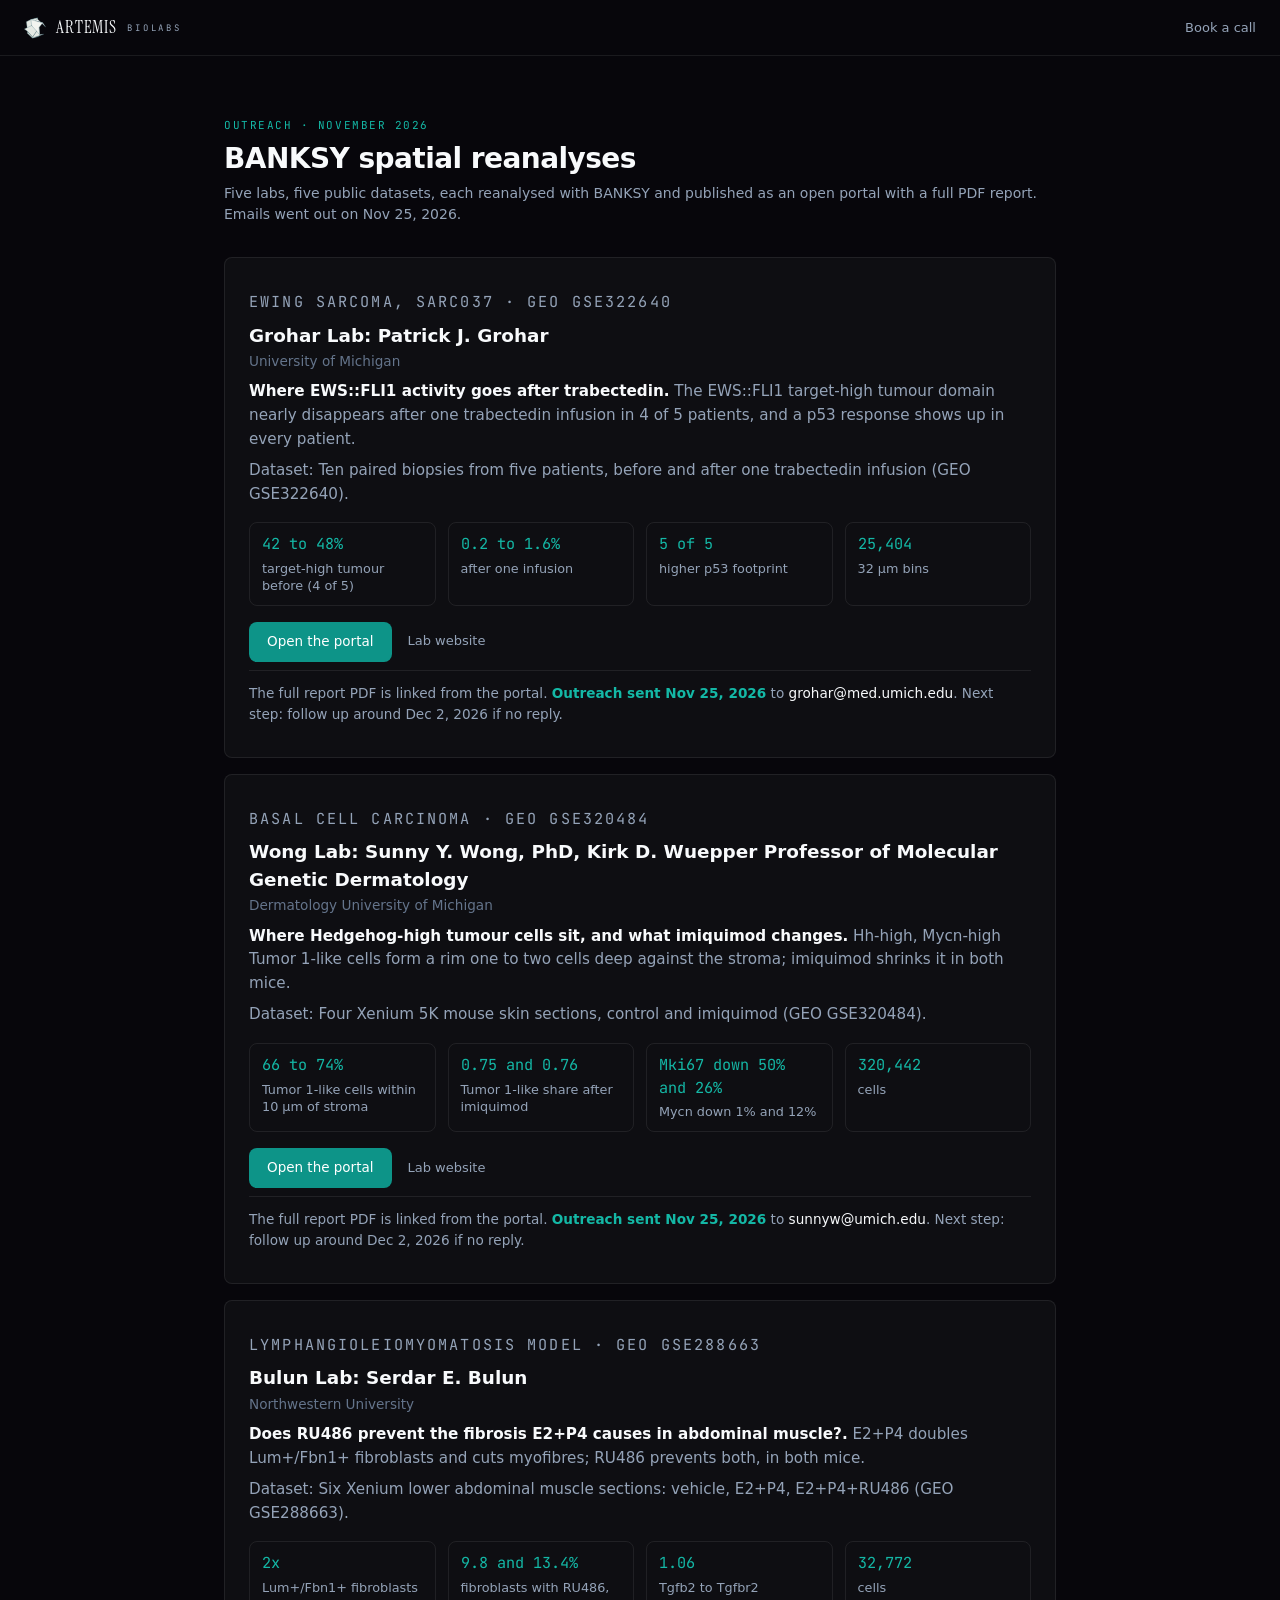
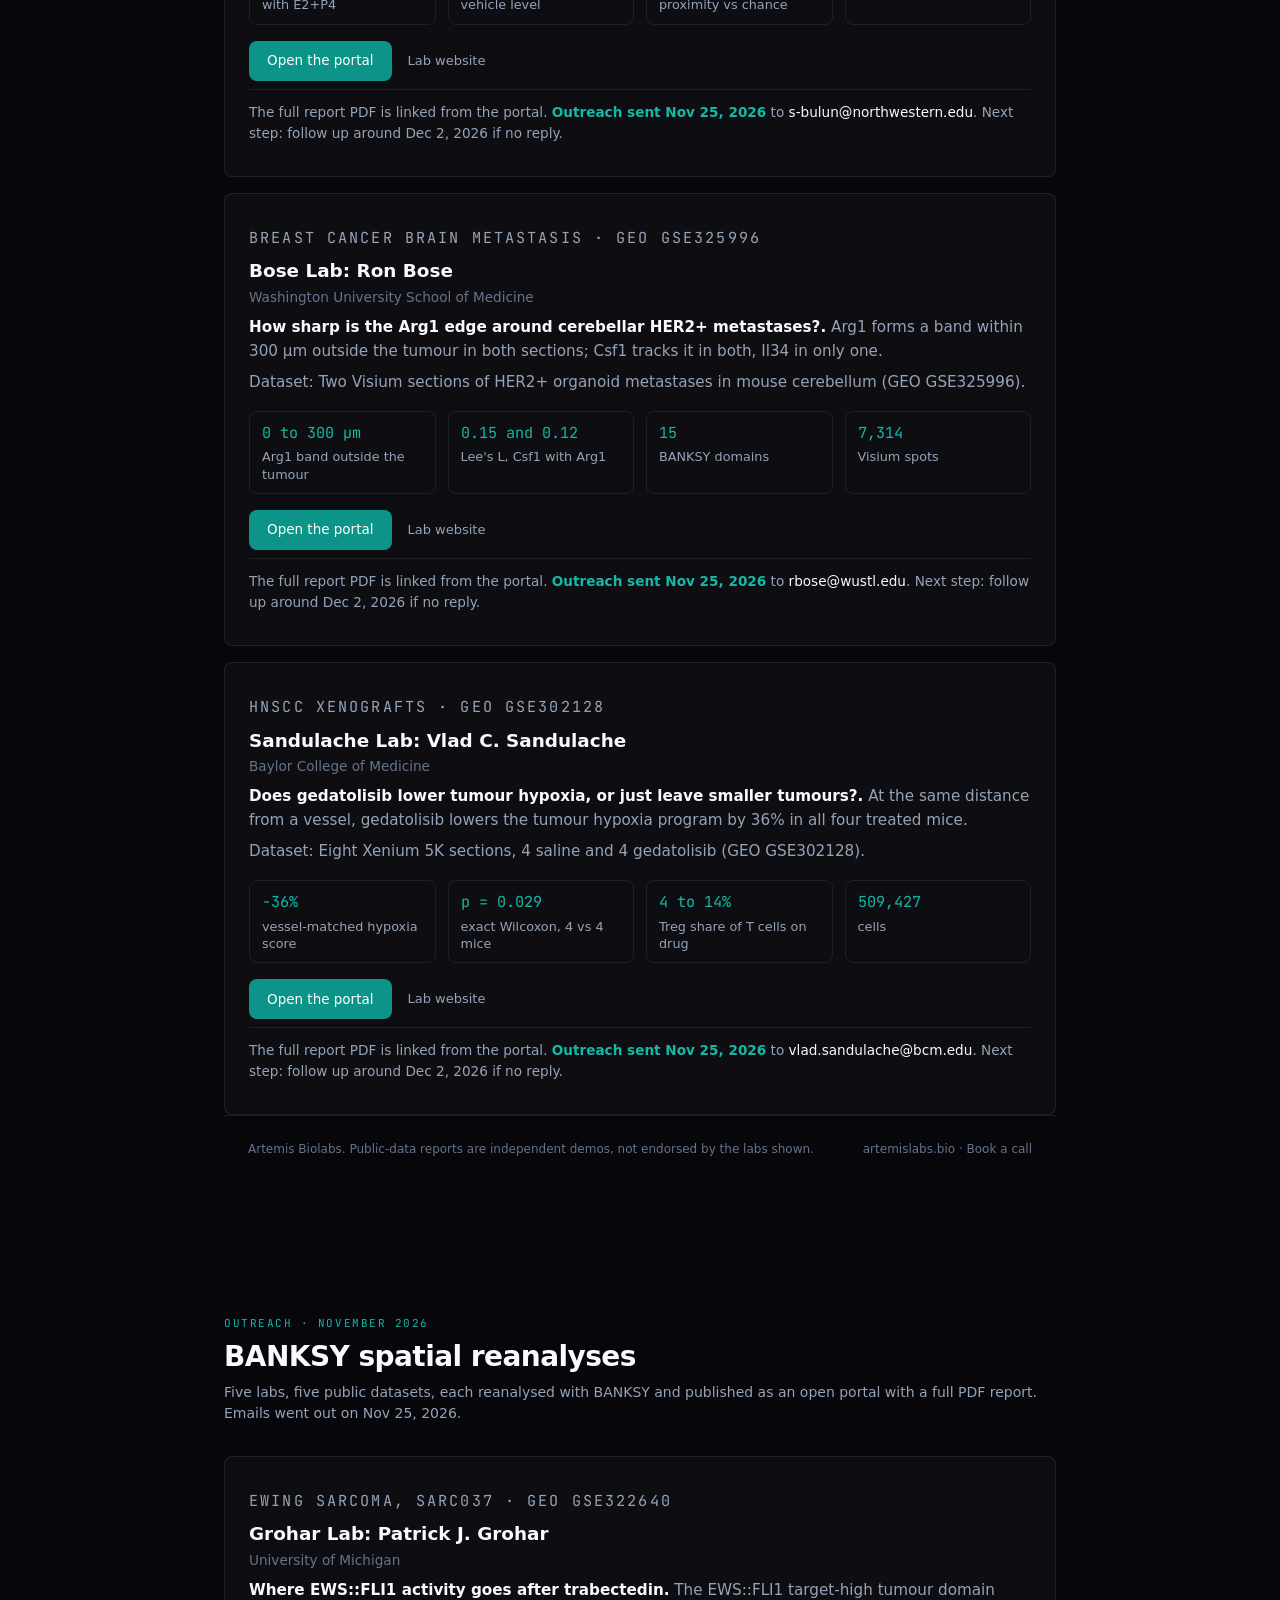
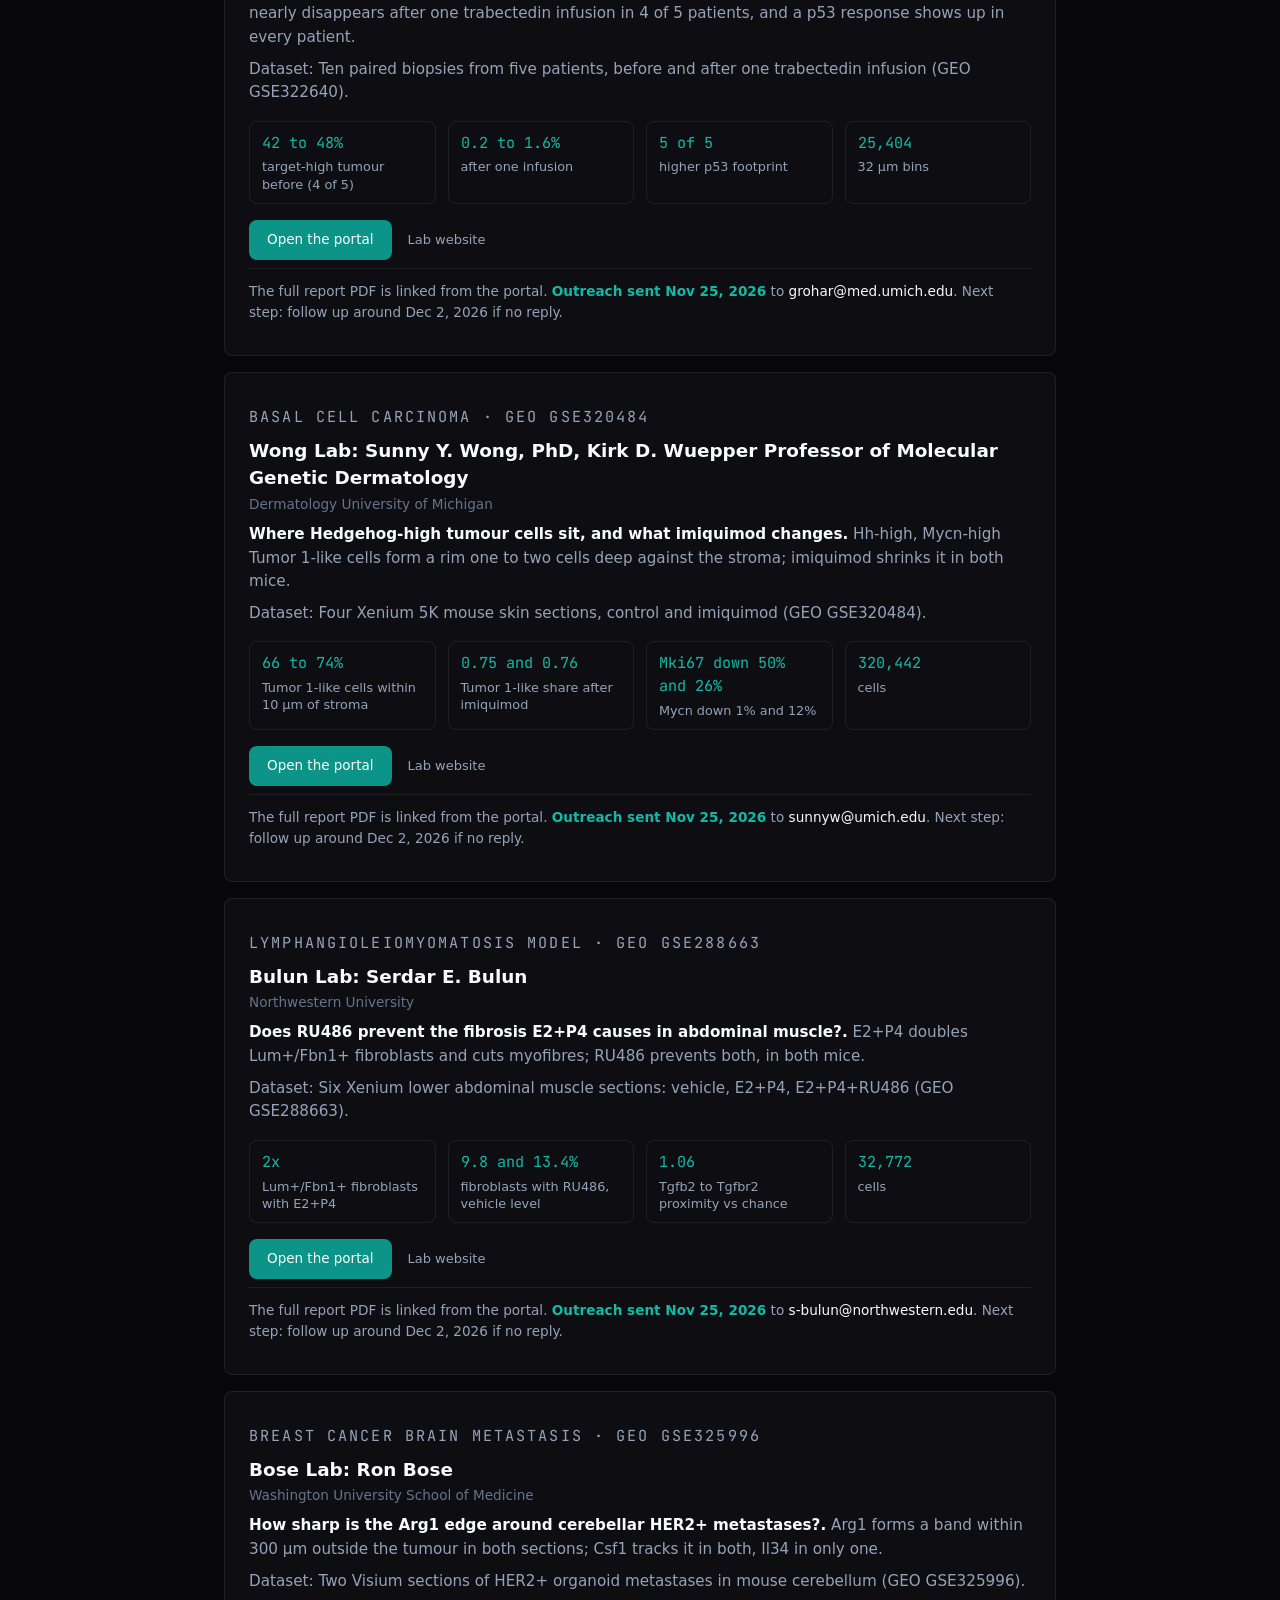
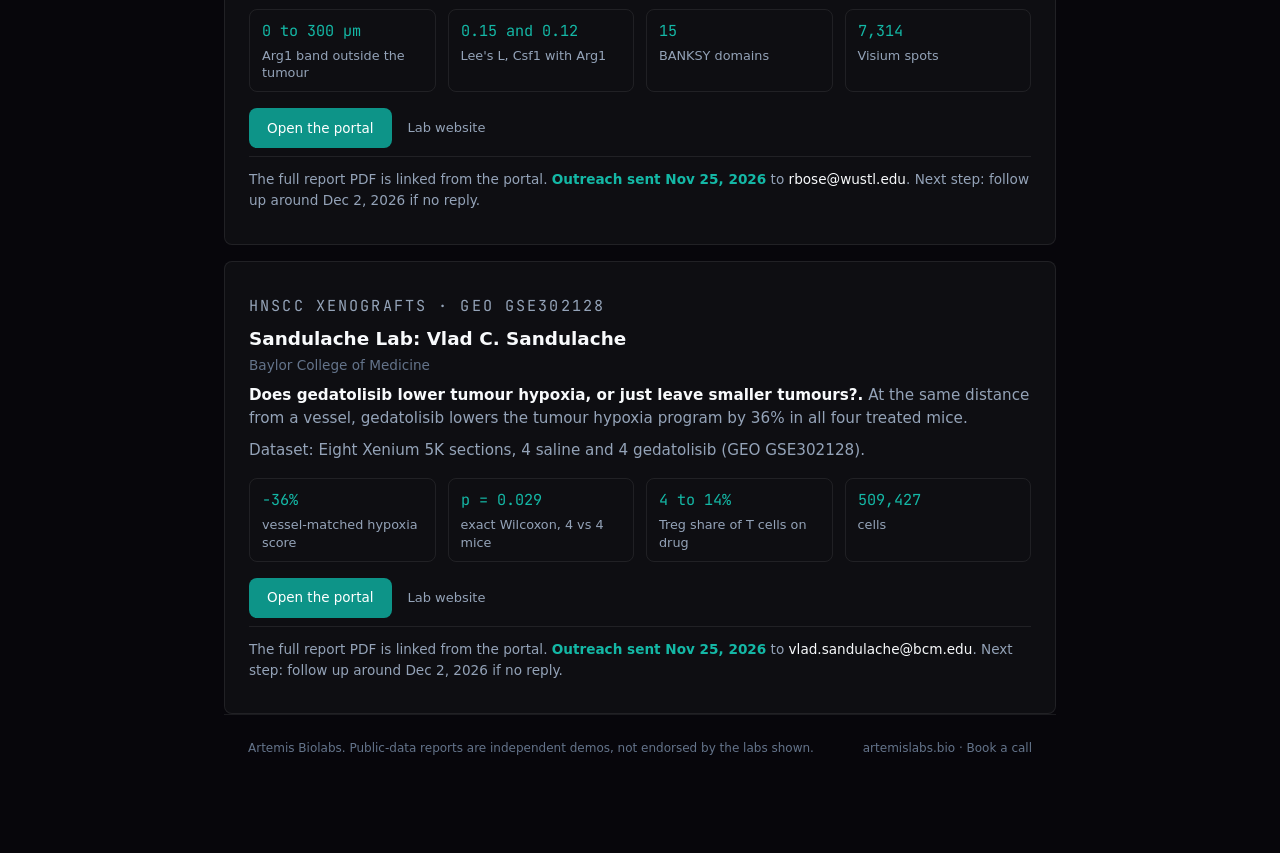
<file: outreach-banksy.html>
<!doctype html>
<html lang="en">
<head>
<meta charset="utf-8">
<meta name="viewport" content="width=device-width, initial-scale=1">
<title>Artemis Biolabs · BANKSY outreach, November 2026</title>
<meta name="description" content="Five BANKSY spatial reanalyses built from public data and sent to the labs on Nov 25, 2026.">
<meta name="robots" content="noindex">
<meta name="color-scheme" content="dark">
<meta name="theme-color" content="#07060b">
<link rel="icon" href="assets/marks/artemis_mark.svg" type="image/svg+xml">
<link rel="stylesheet" href="assets/app.css">
<style>
.olist{display:flex;flex-direction:column;gap:16px;margin-top:32px}
.ocard{background:var(--card);border:1px solid var(--line);border-radius:var(--r);padding:24px;transition:border-color .2s var(--ease)}
.ocard:hover{border-color:var(--line-h)}
.ocard h3{font-size:1.15rem;font-weight:600;color:var(--snow);margin:6px 0 2px}
.ocard p{color:var(--dim);line-height:1.55;margin:8px 0;font-size:.95rem}
.ocard p b{color:var(--snow);font-weight:600}
.ometa{font-size:.85rem!important;color:var(--faint)!important;margin-top:0!important}
.ostats{display:grid;grid-template-columns:repeat(auto-fit,minmax(150px,1fr));gap:12px;margin:16px 0}
.ostats div{border:1px solid var(--line);border-radius:var(--r);padding:10px 12px}
.ostats dt{font-family:var(--mono);color:var(--teal);font-size:.95rem}
.ostats dd{margin:4px 0 0;color:var(--dim);font-size:.8rem;line-height:1.35}
.octas{display:flex;gap:16px;align-items:center;flex-wrap:wrap}
.onote{border-top:1px solid var(--line);padding-top:12px;font-size:.85rem!important}
.onote b.ostat{color:var(--teal)!important}
.onote a{color:var(--snow)}
</style>
</head>
<body>
<a class="skip" href="#main">Skip to content</a>
<header class="top" id="top">
  <a class="brand" href="https://artemislabs.bio/" aria-label="Artemis Biolabs"><img src="assets/marks/artemis_mark.svg" alt="" width="22" height="22"><b>ARTEMIS</b><span>BIOLABS</span></a>
  <a class="toplink" href="https://calendly.com/d/d24k-njq-fcd/artemis-biolabs-reanalysis-pilot-scoping" target="_blank" rel="noopener">Book a call</a>
</header>
<main id="main" tabindex="-1">
  <section class="page">
    <div class="head"><p class="over">Outreach &middot; November 2026</p><h1>BANKSY spatial reanalyses</h1>
    <p class="sub">Five labs, five public datasets, each reanalysed with BANKSY and published as an open portal with a full PDF report. Emails went out on Nov 25, 2026.</p></div>
    <div class="olist">
<article class="ocard">
  <div class="t"><p class="over">Ewing sarcoma, SARC037 &middot; GEO GSE322640</p>
  <h3>Grohar Lab: Patrick J. Grohar</h3>
  <p class="ometa"><span>University of Michigan</span></p>
  <p><b>Where EWS::FLI1 activity goes after trabectedin.</b> The EWS::FLI1 target-high tumour domain nearly disappears after one trabectedin infusion in 4 of 5 patients, and a p53 response shows up in every patient.</p>
  <p style="color:var(--dim)">Dataset: Ten paired biopsies from five patients, before and after one trabectedin infusion (GEO GSE322640).</p>
  <dl class="ostats"><div><dt>42 to 48%</dt><dd>target-high tumour before (4 of 5)</dd></div><div><dt>0.2 to 1.6%</dt><dd>after one infusion</dd></div><div><dt>5 of 5</dt><dd>higher p53 footprint</dd></div><div><dt>25,404</dt><dd>32 µm bins</dd></div></dl>
  <p class="octas"><a class="btn" href="https://logan-9726-artemis-grohar-banksy.static.hf.space/" target="_blank" rel="noopener">Open the portal</a> <a class="lnk" href="https://www.groharlab.org/" target="_blank" rel="noopener">Lab website</a></p>
  <p class="onote">The full report PDF is linked from the portal. <b class="ostat">Outreach sent Nov 25, 2026</b> to <a href="mailto:grohar@med.umich.edu">grohar@med.umich.edu</a>. Next step: follow up around Dec 2, 2026 if no reply.</p></div>
</article>
<article class="ocard">
  <div class="t"><p class="over">Basal cell carcinoma &middot; GEO GSE320484</p>
  <h3>Wong Lab: Sunny Y. Wong, PhD, Kirk D. Wuepper Professor of Molecular Genetic Dermatology</h3>
  <p class="ometa"><span>Dermatology</span> <span>University of Michigan</span></p>
  <p><b>Where Hedgehog-high tumour cells sit, and what imiquimod changes.</b> Hh-high, Mycn-high Tumor 1-like cells form a rim one to two cells deep against the stroma; imiquimod shrinks it in both mice.</p>
  <p style="color:var(--dim)">Dataset: Four Xenium 5K mouse skin sections, control and imiquimod (GEO GSE320484).</p>
  <dl class="ostats"><div><dt>66 to 74%</dt><dd>Tumor 1-like cells within 10 µm of stroma</dd></div><div><dt>0.75 and 0.76</dt><dd>Tumor 1-like share after imiquimod</dd></div><div><dt>Mki67 down 50% and 26%</dt><dd>Mycn down 1% and 12%</dd></div><div><dt>320,442</dt><dd>cells</dd></div></dl>
  <p class="octas"><a class="btn" href="https://logan-9726-artemis-wong-banksy.static.hf.space/" target="_blank" rel="noopener">Open the portal</a> <a class="lnk" href="https://skinlab1.com/" target="_blank" rel="noopener">Lab website</a></p>
  <p class="onote">The full report PDF is linked from the portal. <b class="ostat">Outreach sent Nov 25, 2026</b> to <a href="mailto:sunnyw@umich.edu">sunnyw@umich.edu</a>. Next step: follow up around Dec 2, 2026 if no reply.</p></div>
</article>
<article class="ocard">
  <div class="t"><p class="over">Lymphangioleiomyomatosis model &middot; GEO GSE288663</p>
  <h3>Bulun Lab: Serdar E. Bulun</h3>
  <p class="ometa"><span>Northwestern University</span></p>
  <p><b>Does RU486 prevent the fibrosis E2+P4 causes in abdominal muscle?.</b> E2+P4 doubles Lum+/Fbn1+ fibroblasts and cuts myofibres; RU486 prevents both, in both mice.</p>
  <p style="color:var(--dim)">Dataset: Six Xenium lower abdominal muscle sections: vehicle, E2+P4, E2+P4+RU486 (GEO GSE288663).</p>
  <dl class="ostats"><div><dt>2x</dt><dd>Lum+/Fbn1+ fibroblasts with E2+P4</dd></div><div><dt>9.8 and 13.4%</dt><dd>fibroblasts with RU486, vehicle level</dd></div><div><dt>1.06</dt><dd>Tgfb2 to Tgfbr2 proximity vs chance</dd></div><div><dt>32,772</dt><dd>cells</dd></div></dl>
  <p class="octas"><a class="btn" href="https://logan-9726-artemis-bulun-banksy.static.hf.space/" target="_blank" rel="noopener">Open the portal</a> <a class="lnk" href="https://www.feinberg.northwestern.edu/sites/obgyn/research/basic-science-research/bulun/index.html" target="_blank" rel="noopener">Lab website</a></p>
  <p class="onote">The full report PDF is linked from the portal. <b class="ostat">Outreach sent Nov 25, 2026</b> to <a href="mailto:s-bulun@northwestern.edu">s-bulun@northwestern.edu</a>. Next step: follow up around Dec 2, 2026 if no reply.</p></div>
</article>
<article class="ocard">
  <div class="t"><p class="over">Breast cancer brain metastasis &middot; GEO GSE325996</p>
  <h3>Bose Lab: Ron Bose</h3>
  <p class="ometa"><span>Washington University School of Medicine</span></p>
  <p><b>How sharp is the Arg1 edge around cerebellar HER2+ metastases?.</b> Arg1 forms a band within 300 µm outside the tumour in both sections; Csf1 tracks it in both, Il34 in only one.</p>
  <p style="color:var(--dim)">Dataset: Two Visium sections of HER2+ organoid metastases in mouse cerebellum (GEO GSE325996).</p>
  <dl class="ostats"><div><dt>0 to 300 µm</dt><dd>Arg1 band outside the tumour</dd></div><div><dt>0.15 and 0.12</dt><dd>Lee&#x27;s L, Csf1 with Arg1</dd></div><div><dt>15</dt><dd>BANKSY domains</dd></div><div><dt>7,314</dt><dd>Visium spots</dd></div></dl>
  <p class="octas"><a class="btn" href="https://logan-9726-artemis-bose-banksy.static.hf.space/" target="_blank" rel="noopener">Open the portal</a> <a class="lnk" href="https://ronboselab.org/" target="_blank" rel="noopener">Lab website</a></p>
  <p class="onote">The full report PDF is linked from the portal. <b class="ostat">Outreach sent Nov 25, 2026</b> to <a href="mailto:rbose@wustl.edu">rbose@wustl.edu</a>. Next step: follow up around Dec 2, 2026 if no reply.</p></div>
</article>
<article class="ocard">
  <div class="t"><p class="over">HNSCC xenografts &middot; GEO GSE302128</p>
  <h3>Sandulache Lab: Vlad C. Sandulache</h3>
  <p class="ometa"><span>Baylor College of Medicine</span></p>
  <p><b>Does gedatolisib lower tumour hypoxia, or just leave smaller tumours?.</b> At the same distance from a vessel, gedatolisib lowers the tumour hypoxia program by 36% in all four treated mice.</p>
  <p style="color:var(--dim)">Dataset: Eight Xenium 5K sections, 4 saline and 4 gedatolisib (GEO GSE302128).</p>
  <dl class="ostats"><div><dt>−36%</dt><dd>vessel-matched hypoxia score</dd></div><div><dt>p = 0.029</dt><dd>exact Wilcoxon, 4 vs 4 mice</dd></div><div><dt>4 to 14%</dt><dd>Treg share of T cells on drug</dd></div><div><dt>509,427</dt><dd>cells</dd></div></dl>
  <p class="octas"><a class="btn" href="https://logan-9726-artemis-sandulache-banksy.static.hf.space/" target="_blank" rel="noopener">Open the portal</a> <a class="lnk" href="https://www.bcm.edu/people-search/vlad-sandulache-30060" target="_blank" rel="noopener">Lab website</a></p>
  <p class="onote">The full report PDF is linked from the portal. <b class="ostat">Outreach sent Nov 25, 2026</b> to <a href="mailto:vlad.sandulache@bcm.edu">vlad.sandulache@bcm.edu</a>. Next step: follow up around Dec 2, 2026 if no reply.</p></div>
</article>
    </div>
    <footer class="foot"><span>Artemis Biolabs. Public-data reports are independent demos, not endorsed by the labs shown.</span><span><a href="https://artemislabs.bio/" target="_blank" rel="noopener">artemislabs.bio</a> · <a href="https://calendly.com/d/d24k-njq-fcd/artemis-biolabs-reanalysis-pilot-scoping" target="_blank" rel="noopener">Book a call</a></span></footer>
  </section>
</main>
</body>
</html>
<main id="main" tabindex="-1">
  <section class="page">
    <div class="head"><p class="over">Outreach &middot; November 2026</p><h1>BANKSY spatial reanalyses</h1>
    <p class="sub">Five labs, five public datasets, each reanalysed with BANKSY and published as an open portal with a full PDF report. Emails went out on Nov 25, 2026.</p></div>
    <div class="olist">
<article class="ocard">
  <div class="t"><p class="over">Ewing sarcoma, SARC037 &middot; GEO GSE322640</p>
  <h3>Grohar Lab: Patrick J. Grohar</h3>
  <p class="ometa"><span>University of Michigan</span></p>
  <p><b>Where EWS::FLI1 activity goes after trabectedin.</b> The EWS::FLI1 target-high tumour domain nearly disappears after one trabectedin infusion in 4 of 5 patients, and a p53 response shows up in every patient.</p>
  <p style="color:var(--dim)">Dataset: Ten paired biopsies from five patients, before and after one trabectedin infusion (GEO GSE322640).</p>
  <dl class="ostats"><div><dt>42 to 48%</dt><dd>target-high tumour before (4 of 5)</dd></div><div><dt>0.2 to 1.6%</dt><dd>after one infusion</dd></div><div><dt>5 of 5</dt><dd>higher p53 footprint</dd></div><div><dt>25,404</dt><dd>32 µm bins</dd></div></dl>
  <p class="octas"><a class="btn" href="https://logan-9726-artemis-grohar-banksy.static.hf.space/" target="_blank" rel="noopener">Open the portal</a> <a class="lnk" href="https://www.groharlab.org/" target="_blank" rel="noopener">Lab website</a></p>
  <p class="onote">The full report PDF is linked from the portal. <b class="ostat">Outreach sent Nov 25, 2026</b> to <a href="mailto:grohar@med.umich.edu">grohar@med.umich.edu</a>. Next step: follow up around Dec 2, 2026 if no reply.</p></div>
</article>
<article class="ocard">
  <div class="t"><p class="over">Basal cell carcinoma &middot; GEO GSE320484</p>
  <h3>Wong Lab: Sunny Y. Wong, PhD, Kirk D. Wuepper Professor of Molecular Genetic Dermatology</h3>
  <p class="ometa"><span>Dermatology</span> <span>University of Michigan</span></p>
  <p><b>Where Hedgehog-high tumour cells sit, and what imiquimod changes.</b> Hh-high, Mycn-high Tumor 1-like cells form a rim one to two cells deep against the stroma; imiquimod shrinks it in both mice.</p>
  <p style="color:var(--dim)">Dataset: Four Xenium 5K mouse skin sections, control and imiquimod (GEO GSE320484).</p>
  <dl class="ostats"><div><dt>66 to 74%</dt><dd>Tumor 1-like cells within 10 µm of stroma</dd></div><div><dt>0.75 and 0.76</dt><dd>Tumor 1-like share after imiquimod</dd></div><div><dt>Mki67 down 50% and 26%</dt><dd>Mycn down 1% and 12%</dd></div><div><dt>320,442</dt><dd>cells</dd></div></dl>
  <p class="octas"><a class="btn" href="https://logan-9726-artemis-wong-banksy.static.hf.space/" target="_blank" rel="noopener">Open the portal</a> <a class="lnk" href="https://skinlab1.com/" target="_blank" rel="noopener">Lab website</a></p>
  <p class="onote">The full report PDF is linked from the portal. <b class="ostat">Outreach sent Nov 25, 2026</b> to <a href="mailto:sunnyw@umich.edu">sunnyw@umich.edu</a>. Next step: follow up around Dec 2, 2026 if no reply.</p></div>
</article>
<article class="ocard">
  <div class="t"><p class="over">Lymphangioleiomyomatosis model &middot; GEO GSE288663</p>
  <h3>Bulun Lab: Serdar E. Bulun</h3>
  <p class="ometa"><span>Northwestern University</span></p>
  <p><b>Does RU486 prevent the fibrosis E2+P4 causes in abdominal muscle?.</b> E2+P4 doubles Lum+/Fbn1+ fibroblasts and cuts myofibres; RU486 prevents both, in both mice.</p>
  <p style="color:var(--dim)">Dataset: Six Xenium lower abdominal muscle sections: vehicle, E2+P4, E2+P4+RU486 (GEO GSE288663).</p>
  <dl class="ostats"><div><dt>2x</dt><dd>Lum+/Fbn1+ fibroblasts with E2+P4</dd></div><div><dt>9.8 and 13.4%</dt><dd>fibroblasts with RU486, vehicle level</dd></div><div><dt>1.06</dt><dd>Tgfb2 to Tgfbr2 proximity vs chance</dd></div><div><dt>32,772</dt><dd>cells</dd></div></dl>
  <p class="octas"><a class="btn" href="https://logan-9726-artemis-bulun-banksy.static.hf.space/" target="_blank" rel="noopener">Open the portal</a> <a class="lnk" href="https://www.feinberg.northwestern.edu/sites/obgyn/research/basic-science-research/bulun/index.html" target="_blank" rel="noopener">Lab website</a></p>
  <p class="onote">The full report PDF is linked from the portal. <b class="ostat">Outreach sent Nov 25, 2026</b> to <a href="mailto:s-bulun@northwestern.edu">s-bulun@northwestern.edu</a>. Next step: follow up around Dec 2, 2026 if no reply.</p></div>
</article>
<article class="ocard">
  <div class="t"><p class="over">Breast cancer brain metastasis &middot; GEO GSE325996</p>
  <h3>Bose Lab: Ron Bose</h3>
  <p class="ometa"><span>Washington University School of Medicine</span></p>
  <p><b>How sharp is the Arg1 edge around cerebellar HER2+ metastases?.</b> Arg1 forms a band within 300 µm outside the tumour in both sections; Csf1 tracks it in both, Il34 in only one.</p>
  <p style="color:var(--dim)">Dataset: Two Visium sections of HER2+ organoid metastases in mouse cerebellum (GEO GSE325996).</p>
  <dl class="ostats"><div><dt>0 to 300 µm</dt><dd>Arg1 band outside the tumour</dd></div><div><dt>0.15 and 0.12</dt><dd>Lee&#x27;s L, Csf1 with Arg1</dd></div><div><dt>15</dt><dd>BANKSY domains</dd></div><div><dt>7,314</dt><dd>Visium spots</dd></div></dl>
  <p class="octas"><a class="btn" href="https://logan-9726-artemis-bose-banksy.static.hf.space/" target="_blank" rel="noopener">Open the portal</a> <a class="lnk" href="https://ronboselab.org/" target="_blank" rel="noopener">Lab website</a></p>
  <p class="onote">The full report PDF is linked from the portal. <b class="ostat">Outreach sent Nov 25, 2026</b> to <a href="mailto:rbose@wustl.edu">rbose@wustl.edu</a>. Next step: follow up around Dec 2, 2026 if no reply.</p></div>
</article>
<article class="ocard">
  <div class="t"><p class="over">HNSCC xenografts &middot; GEO GSE302128</p>
  <h3>Sandulache Lab: Vlad C. Sandulache</h3>
  <p class="ometa"><span>Baylor College of Medicine</span></p>
  <p><b>Does gedatolisib lower tumour hypoxia, or just leave smaller tumours?.</b> At the same distance from a vessel, gedatolisib lowers the tumour hypoxia program by 36% in all four treated mice.</p>
  <p style="color:var(--dim)">Dataset: Eight Xenium 5K sections, 4 saline and 4 gedatolisib (GEO GSE302128).</p>
  <dl class="ostats"><div><dt>−36%</dt><dd>vessel-matched hypoxia score</dd></div><div><dt>p = 0.029</dt><dd>exact Wilcoxon, 4 vs 4 mice</dd></div><div><dt>4 to 14%</dt><dd>Treg share of T cells on drug</dd></div><div><dt>509,427</dt><dd>cells</dd></div></dl>
  <p class="octas"><a class="btn" href="https://logan-9726-artemis-sandulache-banksy.static.hf.space/" target="_blank" rel="noopener">Open the portal</a> <a class="lnk" href="https://www.bcm.edu/people-search/vlad-sandulache-30060" target="_blank" rel="noopener">Lab website</a></p>
  <p class="onote">The full report PDF is linked from the portal. <b class="ostat">Outreach sent Nov 25, 2026</b> to <a href="mailto:vlad.sandulache@bcm.edu">vlad.sandulache@bcm.edu</a>. Next step: follow up around Dec 2, 2026 if no reply.</p></div>
</article>
    </div>
    <footer class="foot"><span>Artemis Biolabs. Public-data reports are independent demos, not endorsed by the labs shown.</span><span><a href="https://artemislabs.bio/" target="_blank" rel="noopener">artemislabs.bio</a> · <a href="https://calendar.app.google/Gcn7m6neU3P3ktQA8" target="_blank" rel="noopener">Book a call</a></span></footer>
  </section>
</main>
</body>
</html>
</file>
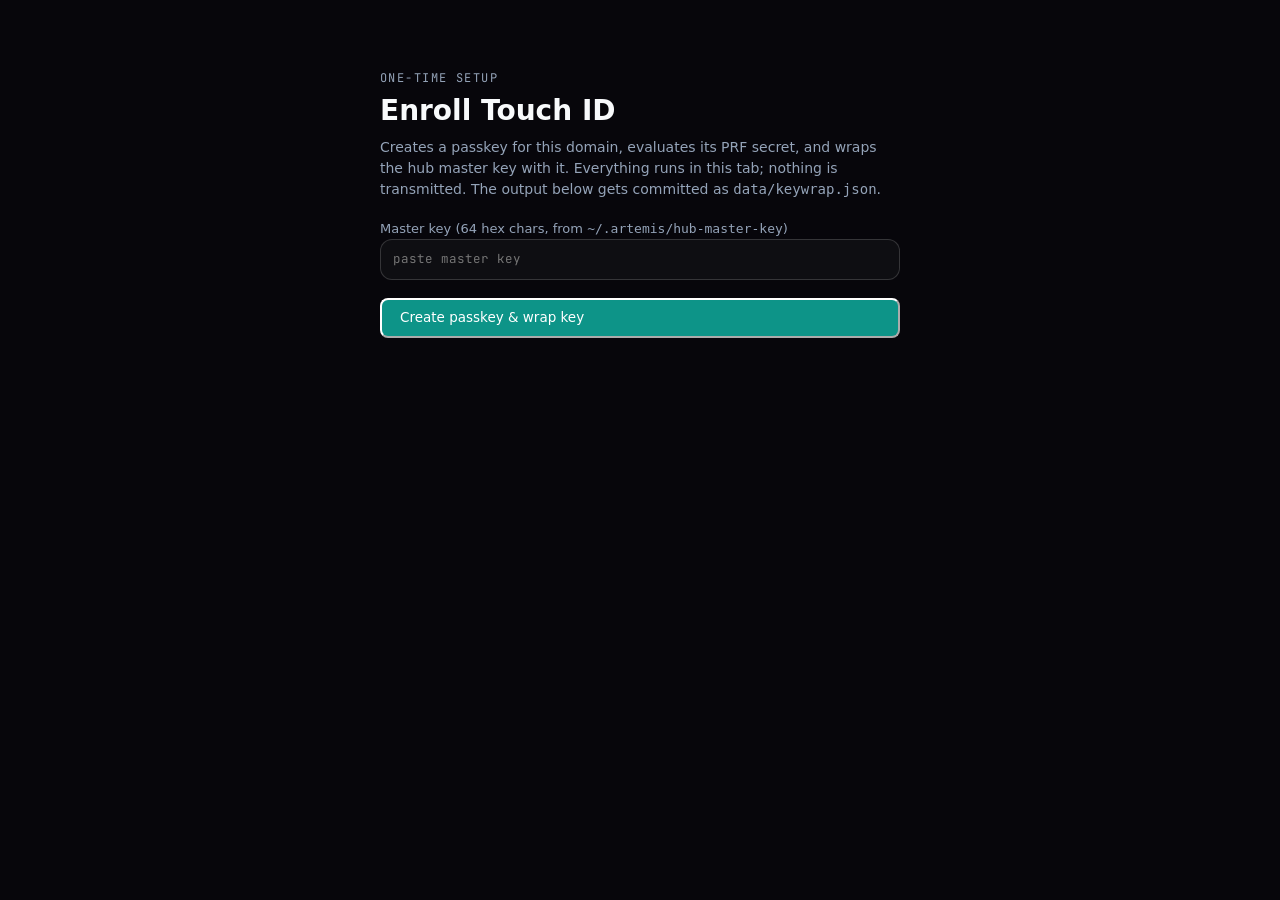
<file: setup.html>
<!doctype html>
<html lang="en">
<head>
<meta charset="utf-8">
<meta name="viewport" content="width=device-width, initial-scale=1">
<meta name="robots" content="noindex">
<title>Enroll · Artemis hub</title>
<meta name="color-scheme" content="dark">
<link rel="icon" href="assets/marks/artemis_mark.svg" type="image/svg+xml">
<link rel="stylesheet" href="assets/app.css">
<style>
  .wrap{max-width:560px;margin:8vh auto;padding:0 20px;display:flex;flex-direction:column;gap:18px}
  textarea,input{width:100%;box-sizing:border-box;padding:10px 12px;border-radius:12px;border:1px solid var(--line-h);background:var(--card);color:var(--snow);font:400 12.5px/1.5 var(--mono,monospace)}
  textarea{min-height:140px}
  .err{color:#f08c8c;font-size:13px;min-height:1.2em}
  .ok{color:#8ce0b0;font-size:13px}
  label{font-size:13px;color:var(--dim)}
</style>
</head>
<body>
<main class="wrap">
  <div><p class="over" style="color:var(--dim);font-size:12px;letter-spacing:.12em;text-transform:uppercase">One-time setup</p>
  <h1 style="margin:.2em 0">Enroll Touch ID</h1>
  <p style="color:var(--dim);font-size:14px;margin:0">Creates a passkey for this domain, evaluates its PRF secret, and wraps the hub master key with it. Everything runs in this tab; nothing is transmitted. The output below gets committed as <code>data/keywrap.json</code>.</p></div>
  <div>
    <label for="mk">Master key (64 hex chars, from <code>~/.artemis/hub-master-key</code>)</label>
    <input id="mk" type="password" autocomplete="off" spellcheck="false" placeholder="paste master key">
  </div>
  <button class="btn" id="go" type="button">Create passkey &amp; wrap key</button>
  <p class="err" id="err"></p>
  <div id="out" hidden>
    <p class="ok">Passkey enrolled. Commit this as <code>data/keywrap.json</code>:</p>
    <textarea id="kw" readonly></textarea>
    <button class="btn" id="copy" type="button" style="margin-top:8px">Copy JSON</button>
  </div>
</main>
<script type="module">
import * as LOCK from "./assets/lock.js";
const $ = (s) => document.querySelector(s);
$("#go").onclick = async () => {
  $("#err").textContent = "";
  const h = $("#mk").value.trim().toLowerCase();
  if (!/^[0-9a-f]{64}$/.test(h)) { $("#err").textContent = "Master key must be 64 hex characters."; return; }
  try {
    const cred = await navigator.credentials.create({
      publicKey: {
        challenge: crypto.getRandomValues(new Uint8Array(32)),
        rp: { name: "Artemis Hub" },
        user: { id: crypto.getRandomValues(new Uint8Array(16)), name: "founder@artemislabs.bio", displayName: "Founder" },
        pubKeyCredParams: [{ type: "public-key", alg: -7 }, { type: "public-key", alg: -257 }],
        authenticatorSelection: { authenticatorAttachment: "platform", userVerification: "required", residentKey: "preferred" },
        timeout: 60000,
        extensions: { prf: {} },
      },
    });
    if (!cred.getClientExtensionResults()?.prf?.enabled) {
      $("#err").textContent = "This authenticator did not enable the PRF extension — try Safari 18+ or Chrome 132+ with an iCloud Keychain passkey.";
      return;
    }
    const credId = LOCK.b64.enc(cred.rawId);
    const prfSalt = LOCK.b64.enc(crypto.getRandomValues(new Uint8Array(32)));
    const prf = await LOCK.assertPRF({ credId, prfSalt });   // second Touch ID tap evaluates PRF
    const kek = await LOCK.deriveKEK(prf);
    const { wrapIv, wrappedKey } = await LOCK.wrapMaster(kek, LOCK.hex.dec(h));
    const kwJson = JSON.stringify({ v: 1, credId, prfSalt, wrapIv, wrappedKey }, null, 1);
    // Round-trip check before showing anything.
    const back = await LOCK.unwrapMaster(await LOCK.deriveKEK(await LOCK.assertPRF({ credId, prfSalt })), { wrapIv, wrappedKey });
    if (LOCK.hex.enc(back) !== h) { $("#err").textContent = "Round-trip verification failed — not saving."; return; }
    $("#kw").value = kwJson;
    $("#out").hidden = false;
  } catch (e) {
    $("#err").textContent = `Enrollment failed: ${e?.message || e}`;
  }
};
$("#copy").onclick = async () => { await navigator.clipboard.writeText($("#kw").value); $("#copy").textContent = "Copied"; };
</script>
</body>
</html>
</file>
<file: assets/app.css>
/* Artemis Biolabs client hub, v4. Brand tokens from artemislabs.bio (app/globals.css).
   Spacing scale: 4 8 12 16 24 32 48 64 96. One accent. Muted borders. Hover is the only flourish. */
@font-face{font-family:"Instrument Serif";src:url(fonts/InstrumentSerif-Regular.woff2) format("woff2");font-weight:400;font-style:normal;font-display:swap}
@font-face{font-family:"JetBrains Mono";src:url(fonts/JetBrainsMono-400.woff2) format("woff2");font-weight:400 500;font-display:swap}
:root{
  --ink:#07060b; --card:#0e0e12; --card-h:#131318; --line:rgba(255,255,255,.08); --line-h:rgba(255,255,255,.16);
  --snow:#f8fafc; --dim:#94a3b8; --faint:#64748b; --teal:#14b8a6; --teal-d:#0d9488; --plate:#e6ebe8;
  --serif:"Instrument Serif",ui-serif,Georgia,serif; --mono:"JetBrains Mono",ui-monospace,SFMono-Regular,Menlo,monospace;
  --sans:ui-sans-serif,system-ui,-apple-system,BlinkMacSystemFont,"Segoe UI",Roboto,sans-serif;
  --r:8px; --ease:cubic-bezier(.2,.7,.2,1);
}
*{box-sizing:border-box}
html{background:var(--ink);color-scheme:dark}
body{margin:0;background:var(--ink);color:var(--snow);font:400 14px/1.5 var(--sans);-webkit-font-smoothing:antialiased}
::selection{background:var(--teal-d);color:#fff}
a{color:inherit;text-decoration:none}
img{display:block;max-width:100%}
h1,h2,h3,p{margin:0}
.skip{position:absolute;left:-999px}.skip:focus{left:12px;top:12px;z-index:99;background:var(--snow);color:var(--ink);padding:8px 12px;border-radius:6px}
:focus-visible{outline:1px solid var(--teal);outline-offset:2px;border-radius:4px}
.over{font:500 11px/1 var(--mono);letter-spacing:.14em;text-transform:uppercase;color:var(--teal)}

/* header */
.top{display:flex;align-items:center;justify-content:space-between;height:56px;padding:0 24px;border-bottom:1px solid var(--line)}
.brand{display:flex;align-items:center;gap:10px}
.brand img{width:22px;height:22px}
.brand b{font:400 17px/1 var(--serif);letter-spacing:.05em}
.brand span{font:400 9px/1 var(--mono);letter-spacing:.32em;color:var(--dim);margin-top:2px}
.toplink{font-size:13px;color:var(--dim);transition:color .2s}
.toplink:hover{color:var(--snow)}

/* page */
.page{max-width:880px;margin:0 auto;padding:64px 24px 48px}
.head h1{font:600 28px/1.15 var(--sans);letter-spacing:-.02em;margin:12px 0 8px}
.head .sub{color:var(--dim);font-size:14px}
.list{display:grid;grid-template-columns:minmax(0,1fr) minmax(0,1fr);gap:12px;margin-top:32px}
.row{display:flex;align-items:center;gap:12px;min-height:68px;padding:12px 16px;border:1px solid var(--line);border-radius:var(--r);background:var(--card);transition:background .2s,border-color .2s;opacity:0;animation:in .5s var(--ease) forwards;animation-delay:calc(var(--i,0)*25ms)}
.row:hover{background:var(--card-h);border-color:var(--line-h)}
.av{flex:none;width:36px;height:36px;border-radius:8px;object-fit:cover;background:#1a1a20}
.row .t{flex:1;min-width:0}
.row h3{font:500 14px/1.3 var(--sans);display:flex;align-items:center;gap:8px}
.row p{color:var(--dim);font-size:12.5px;margin-top:2px;white-space:nowrap;overflow:hidden;text-overflow:ellipsis}
.arr{flex:none;color:var(--faint);transition:color .2s,transform .2s}
.row:hover .arr{color:var(--snow);transform:translateX(2px)}
.tag{font:500 9.5px/1 var(--mono);letter-spacing:.1em;text-transform:uppercase;color:var(--dim);border:1px solid var(--line-h);border-radius:4px;padding:3px 5px}
.ghostrow{min-height:68px;border:1px solid var(--line);border-radius:var(--r);background:var(--card)}
@keyframes in{from{opacity:0;transform:translateY(4px)}to{opacity:1;transform:none}}

/* lab page */
.crumb{display:flex;align-items:center;gap:8px;font-size:13px;color:var(--dim);margin-bottom:32px}
.crumb a{transition:color .2s}.crumb a:hover{color:var(--snow)}
.crumb i{font-style:normal;color:var(--faint)}
.lablogo{display:inline-flex;align-items:center;justify-content:center;height:56px;padding:8px 14px;border-radius:var(--r);background:var(--plate);margin-bottom:24px}
.lablogo img{height:100%;width:auto;max-width:220px;object-fit:contain;filter:grayscale(1) contrast(1.1);mix-blend-mode:multiply}
.lablogo.sq{width:56px;padding:8px}
.meta{display:flex;flex-wrap:wrap;gap:6px 16px;color:var(--dim);font-size:14px}
.meta span+span::before{content:"·";margin-right:16px;color:var(--faint)}
.lnote{margin-top:12px;color:var(--faint);font-size:13px}
.ico{flex:none;display:inline-flex;align-items:center;justify-content:center;width:36px;height:36px;border-radius:8px;background:rgba(20,184,166,.1);color:var(--teal)}
.list.reps .row{align-items:flex-start;padding:16px}
.list.reps .row .arr{align-self:center}
.list.reps .row p{white-space:normal}

/* footer */
.foot{max-width:880px;margin:0 auto;padding:24px 24px 48px;display:flex;justify-content:space-between;gap:16px;flex-wrap:wrap;color:var(--faint);font-size:12px;border-top:1px solid var(--line)}
.foot a:hover{color:var(--snow)}

/* report view */
body.app .top{display:none}
.bar{position:sticky;top:0;z-index:20;display:flex;align-items:center;gap:8px;height:48px;padding:0 12px 0 16px;border-bottom:1px solid var(--line);background:var(--ink)}
.bar .home{display:flex;align-items:center;gap:10px;font-size:13px;color:var(--dim);white-space:nowrap}
.bar .home img{width:20px;height:20px}
.bar .home:hover{color:var(--snow)}
.bar .sep{color:var(--faint)}
.pick{position:relative;display:flex;align-items:center;min-width:0}
.pick select{appearance:none;-webkit-appearance:none;background:transparent;border:0;color:var(--snow);font:500 13px/1 var(--sans);padding:6px 20px 6px 2px;cursor:pointer;max-width:min(320px,50vw);text-overflow:ellipsis}
.pick select option{background:#111}
.pick svg{position:absolute;right:2px;pointer-events:none;color:var(--dim)}
.pick .skip{position:absolute;left:-999px}
.bar .sp{flex:1}
.ib{display:inline-flex;align-items:center;justify-content:center;width:32px;height:32px;border-radius:6px;color:var(--dim);border:0;background:none;cursor:pointer;transition:color .2s,background .2s}
.ib:hover{color:var(--snow);background:rgba(255,255,255,.06)}
.ib[aria-disabled]{opacity:.35;pointer-events:none}
.loading{position:fixed;inset:48px 0 0;z-index:15;display:flex;align-items:center;justify-content:center;gap:10px;color:var(--dim);font-size:13px;background:var(--ink);transition:opacity .5s var(--ease),visibility .5s}
.loading .spin{width:14px;height:14px;border:1.5px solid var(--line-h);border-top-color:var(--teal);border-radius:50%;animation:spin .8s linear infinite}
@keyframes spin{to{transform:rotate(360deg)}}
.loading.done{opacity:0;visibility:hidden}
.land{max-width:1200px;margin:0 auto;min-height:calc(100svh - 48px);padding:48px 32px;display:grid;grid-template-columns:minmax(0,1fr) minmax(0,1fr);gap:64px;align-items:center}
.stage{position:relative;aspect-ratio:1.5;opacity:0;transition:opacity 1s var(--ease)}
.stage canvas{position:absolute;inset:0;width:100%;height:100%}
.stage .div{position:absolute;top:28%;bottom:28%;left:50%;width:1px;background:var(--line)}
body.lit .stage{opacity:1}
.copy{opacity:0;transform:translateY(8px);transition:opacity .7s var(--ease) .2s,transform .7s var(--ease) .2s}
body.lit .copy{opacity:1;transform:none}
.copy .ov{display:flex;align-items:center;gap:12px;font:400 20px/1.2 var(--serif);color:var(--dim)}
.copy .ov i{width:1px;height:18px;background:var(--line-h)}
.copy h1{font:400 clamp(40px,4.4vw,60px)/1.02 var(--serif);letter-spacing:-.02em;margin:16px 0 12px}
.copy .subj{color:var(--dim);font-size:14px;max-width:480px}
.pills{display:flex;flex-wrap:wrap;gap:8px;margin:24px 0 32px}
.pill{display:inline-flex;align-items:center;gap:7px;height:28px;padding:0 12px;border:1px solid var(--line-h);border-radius:999px;font-size:12px;color:var(--dim)}
.pill i{width:5px;height:5px;border-radius:50%;background:var(--teal)}
.ctas{display:flex;align-items:center;gap:20px;flex-wrap:wrap}
.btn{display:inline-flex;align-items:center;gap:8px;height:40px;padding:0 18px;border-radius:var(--r);background:var(--teal-d);color:#fff;font:500 13.5px/1 var(--sans);transition:background .2s}
.btn:hover{background:var(--teal)}
.btn[aria-disabled]{background:transparent;border:1px solid var(--line-h);color:var(--dim);pointer-events:none}
.lnk{font-size:13px;color:var(--dim);transition:color .2s}
.lnk:hover{color:var(--snow)}
.fine{margin-top:32px;color:var(--faint);font-size:12px;max-width:440px}
.fine a{text-decoration:underline;text-underline-offset:2px}
#toast{position:fixed;left:50%;bottom:24px;z-index:99;transform:translate(-50%,12px);opacity:0;padding:8px 14px;border:1px solid var(--line-h);border-radius:6px;background:#111;font-size:12.5px;transition:all .3s var(--ease)}
#toast.on{opacity:1;transform:translate(-50%,0)}

/* renderings (empty until data/renderings.json has items) */
.rend{margin-top:48px}
.rgal{display:grid;grid-template-columns:1fr 1fr;gap:12px;margin-top:16px}
.rgal figure{margin:0;border:1px solid var(--line);border-radius:var(--r);overflow:hidden;background:var(--card)}
.rgal img,.rgal video{width:100%;aspect-ratio:16/10;object-fit:cover}
.rgal figcaption{padding:12px 16px;color:var(--dim);font-size:12.5px}.rgal b{display:block;color:var(--snow);font-weight:500}

@media (max-width:720px){
  .page{padding:40px 16px 32px}
  .list{grid-template-columns:minmax(0,1fr)}
  .row p{white-space:normal}
  .rgal{grid-template-columns:1fr}
  .top{padding:0 16px}
  .land{grid-template-columns:1fr;gap:24px;padding:24px 20px 40px;min-height:0}
  .stage{aspect-ratio:1.6}
  .bar .nm,.bar .sep.s1{display:none}
  .copy .ov{font-size:17px}
}
@media (prefers-reduced-motion:reduce){*,*::before,*::after{animation-duration:.01ms!important;transition-duration:.01ms!important}.row{opacity:1}}
main:focus,main:focus-visible{outline:none}

/* Lock screen */
.lock .lockcard{display:flex;flex-direction:column;align-items:flex-start;gap:14px;margin-top:8px;padding:22px;border:1px solid var(--line);border-radius:var(--r,12px);background:var(--card);max-width:420px}
.lock #recForm{display:flex;gap:8px;width:100%}
.lock #recForm input{flex:1;height:40px;padding:0 12px;border-radius:var(--r,12px);border:1px solid var(--line-h);background:var(--ink);color:var(--snow);font:400 13px/1 var(--mono,monospace)}
.lock .lockerr{min-height:1.2em;margin:0;font-size:12.5px;color:#f08c8c}
.lock .locknote{margin:0;font-size:13px;color:var(--dim)}
.lock .lnk{background:none;border:0;padding:0;cursor:pointer;text-align:left}
</file>
